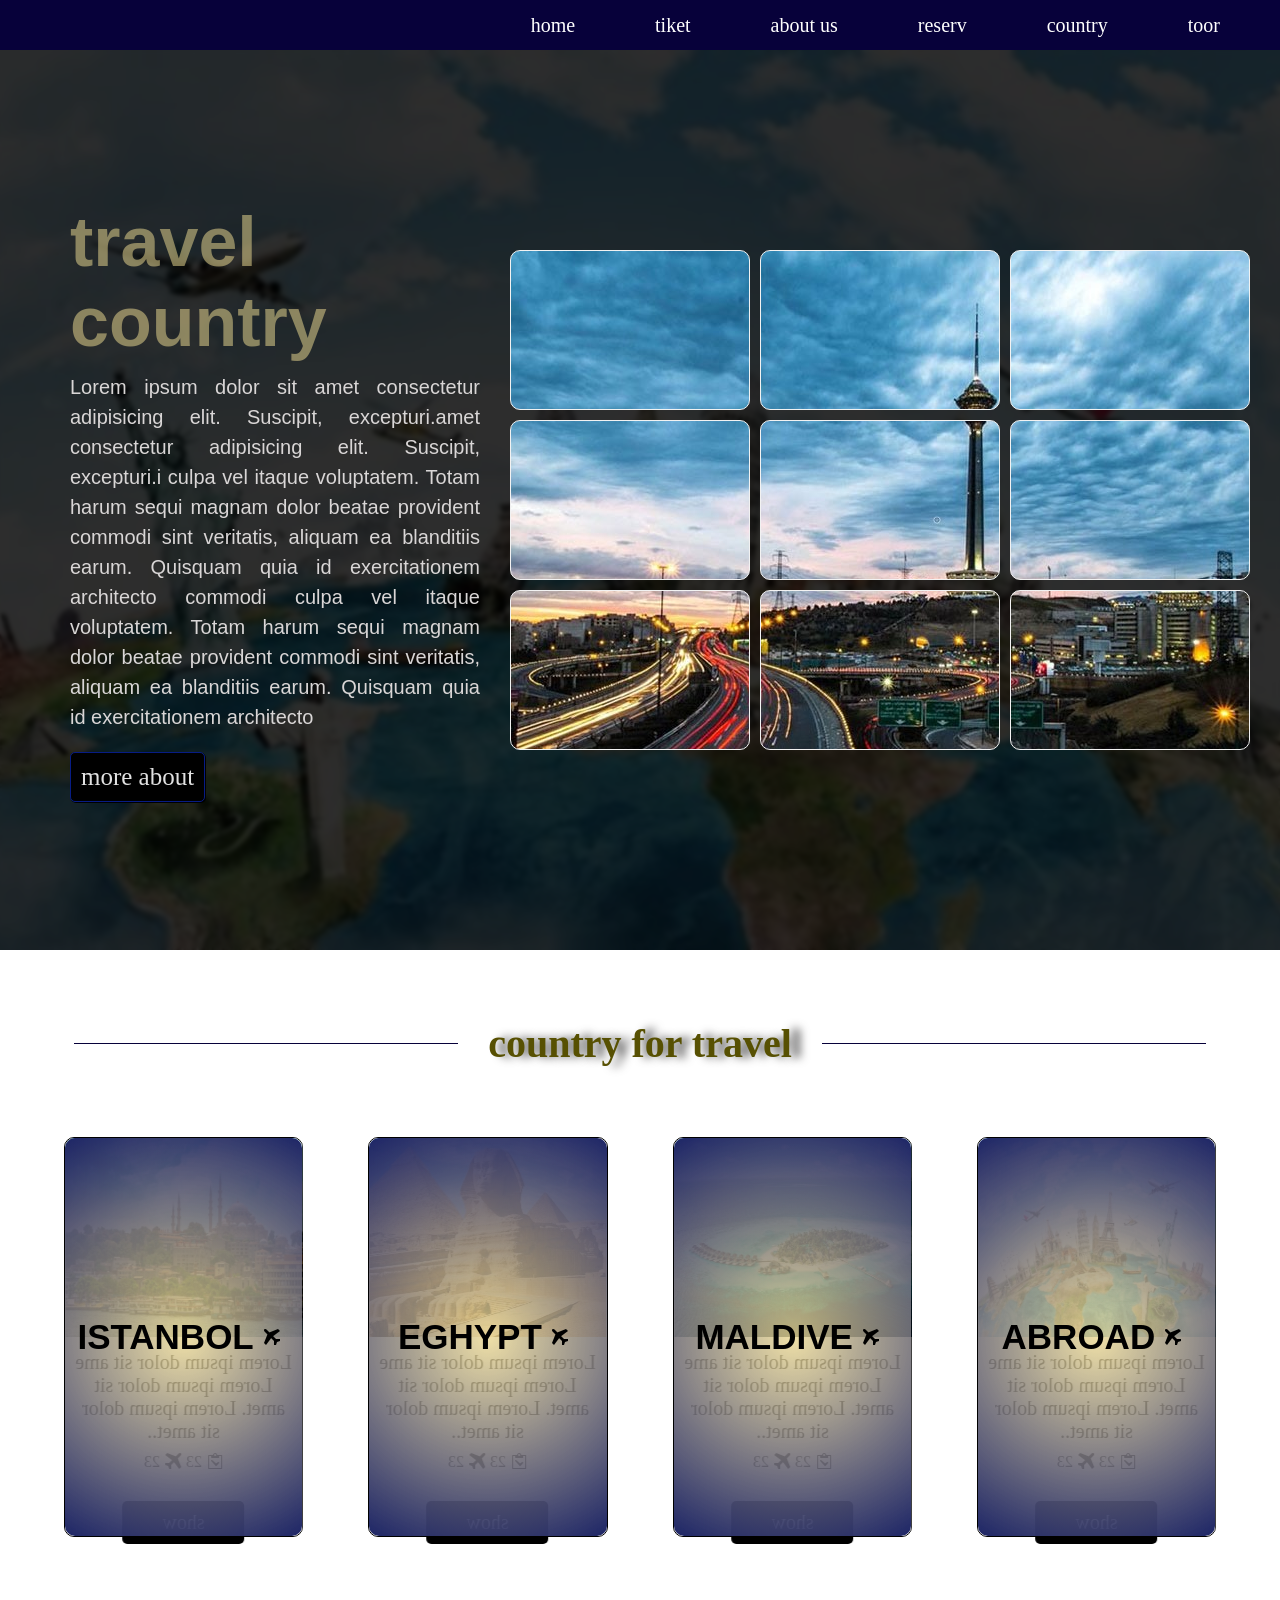
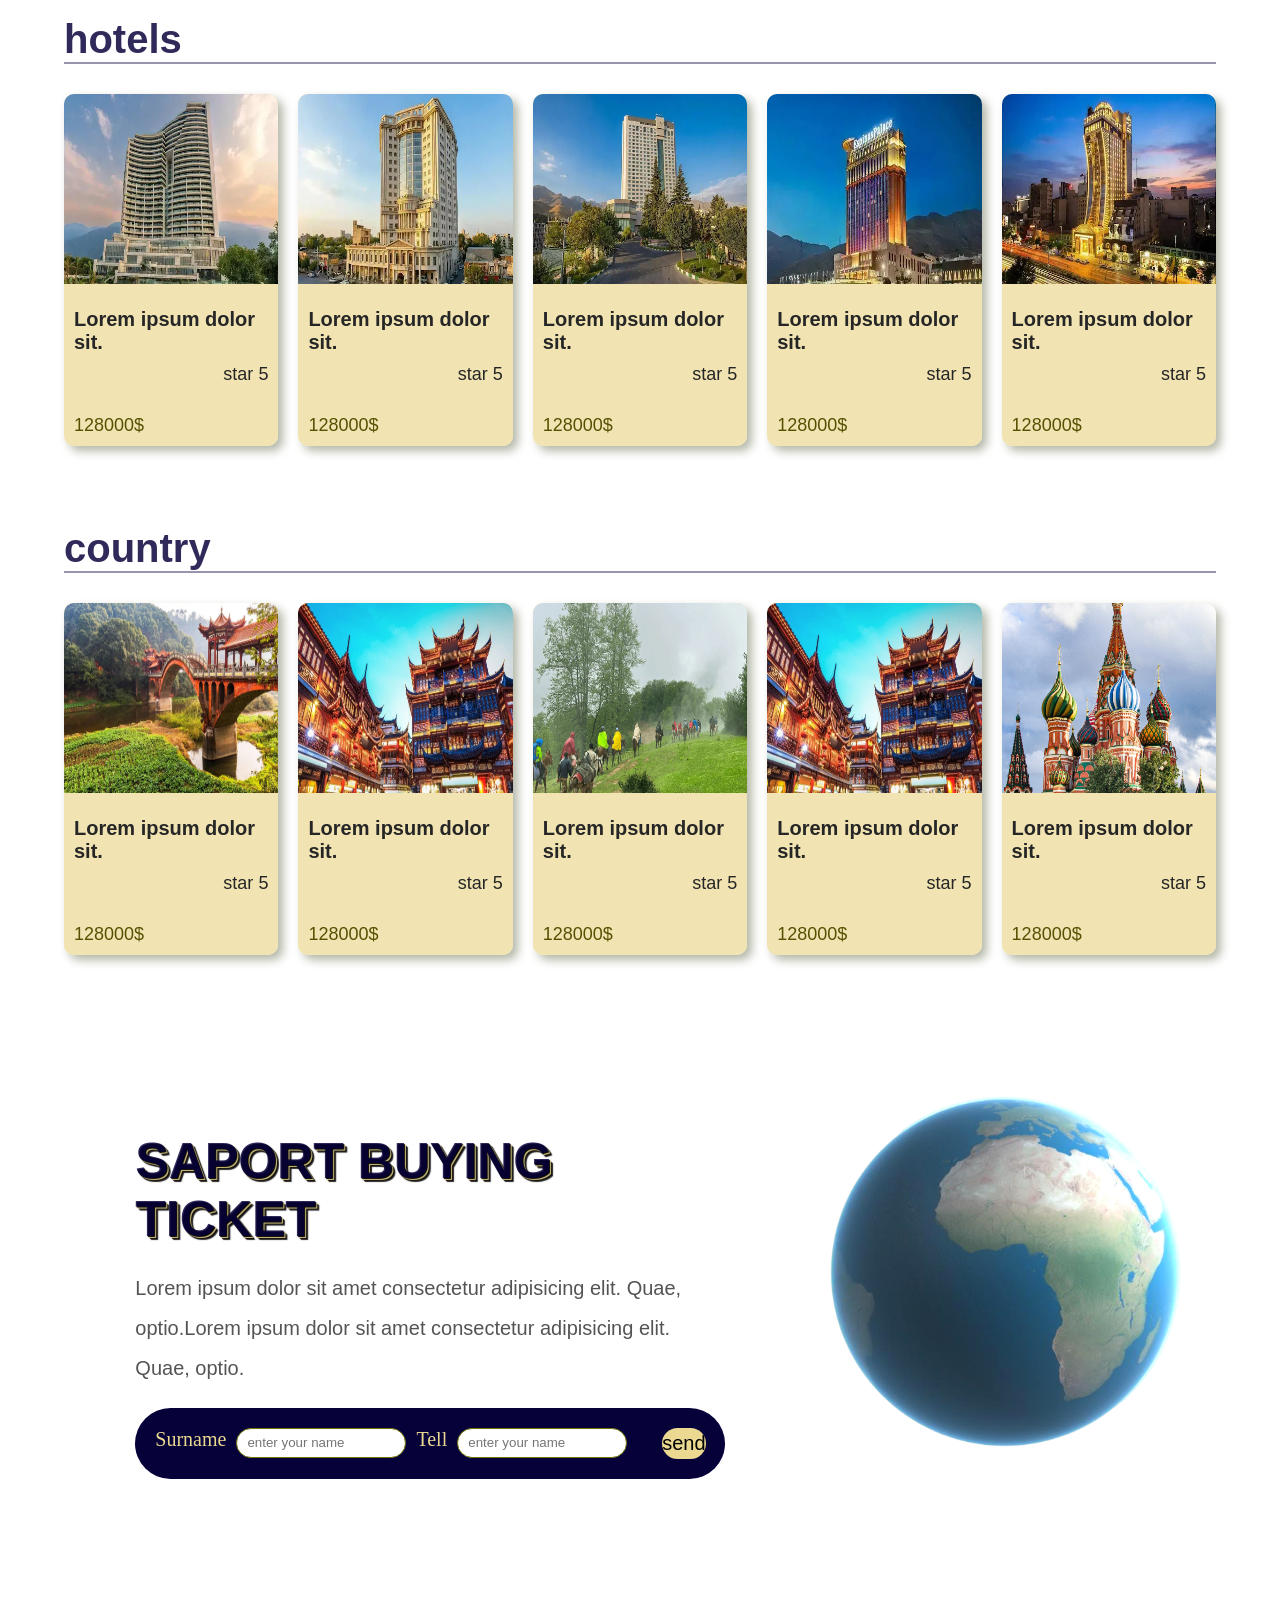
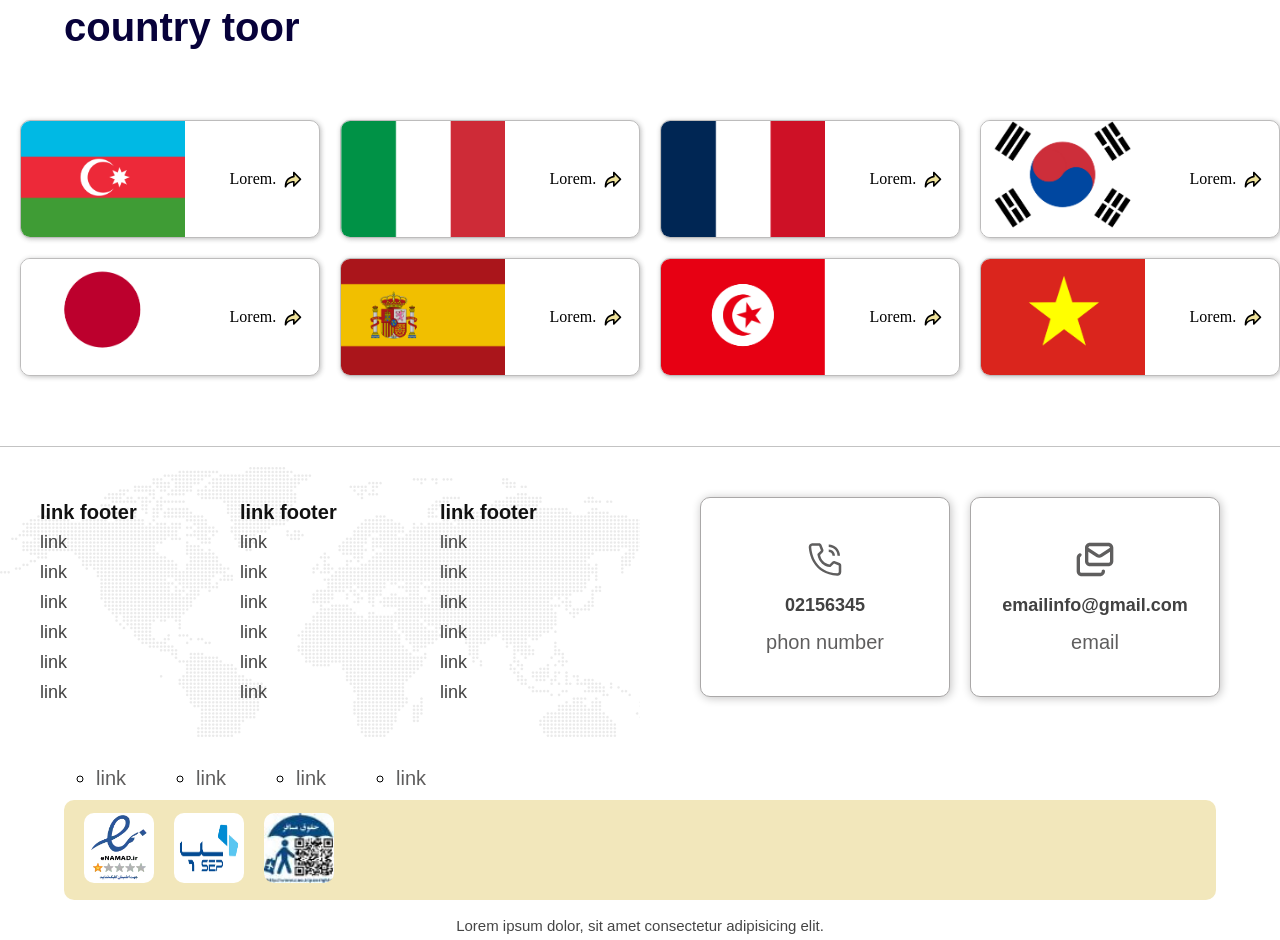
<file: index.html>
<!DOCTYPE html>
<html lang="en">

<head>
    <meta charset="UTF-8">
    <meta name="viewport" content="width=device-width, initial-scale=1.0">
    <title>Document</title>
    <style>
        *, *::before, *::after {
            padding: 0;
            margin: 0;
            box-sizing: border-box;
        }
            body {
                  min-height:100vh;
                  background: #ffffff;
}
.meno{
      display: flex;
      align-items: center;
      justify-content: right;
      width: 100%;
      height: 50px;
      list-style: none;
      /* padding-right: 100px; */
      position: relative;
      padding: 0 20px;
      /* margin-top: 30px; */
      background-color: #07013a;
      z-index: 1000;
      >li{
            
            &:hover{
                  
                  >a{
                        background-color:rgb(242, 240, 240);
                        color: #07013a;
                  }
                  
            
                  >ul{
                        opacity: 1;
                        visibility: visible;
                  }
            
            }
            
            >ul{
                  position: absolute;
                  width: 15%;
                  list-style: none;
                  left: 35%;
                  top: 130%;
                  opacity: 0;
                  visibility: hidden;
                  transition: 1s;
                  border-radius: 5px;
                  background-color: rgb(255, 255, 255);
                  /* box-shadow: 10px 8px 10px rgb(7, 7, 7); */
                  >li{
                        
                        overflow: hidden;
                        padding: 15px 10px;
                        /* box-shadow: 1px 0 5px rgb(79, 79, 79) , -1px 0 5px rgb(52, 52, 52); */
                        /* border-radius: 5px; */
                        transition: 1s;
                        &:hover{
                              background-color: #07013a;
                              >a{
                                    color: white;
                              }
                        }
                        
                        
                        >a{
                              text-decoration: none;
                              color: rgb(10, 10, 10);
                              font-family: Cambria, Cochin, Georgia, Times, 'Times New Roman', serif;
                              font-size: 18px;
                              padding: 10px;
                              transition: 1s;
                              
                              /* background-color: aquamarine; */
                        }

                  }
            }
            >a{
                  text-decoration: none;
                  font-size: 20px;
                  font-family: Cambria, Cochin, Georgia, Times, 'Times New Roman', serif;
                  padding: 20px 40px;
                  /* border: 1px solid rgb(53, 53, 53); */
                  /* background-color: brown; */
                  color: white;
                  transition: 1s;
            }
            
      }
      .mega{
            position: absolute;
            width: 80%;
            left: 7%;
            padding: 20px;
            display: flex;
            gap: 30px;
            z-index: 1000;
            >ul{
                  width: 600px;
                  display: flex;
                  flex-direction: column;
                  gap: 10px;
                  >li{
                        padding: 15px;
                        /* background-color: rgb(27, 26, 26); */
                        box-shadow: 1px 0 5px rgb(52, 52, 52) , -1px 0 5px rgb(52, 52, 52);
                        /* margin: 10px; */
                        border-radius: 5px;
                        >a{
                              text-decoration: none;
                              font-size: 18px;
                        }
                        
                  }
            }
            >p{
                  line-height: 40px;
                  justify-content:center;
                  align-content: center;
            }

            *{
                  color: rgb(6, 6, 6);
                  list-style: none;
            }
      }
}

.section{
      width: 100%;
      background-image: url(imge/bagrand-top.jpg);
      background-size: cover;
      height: 100vh;
      padding: 10px 70px;
      justify-content: baseline;
      
      align-items: center;
      display: flex;
      gap: 30px;
      position: relative;
      z-index: 1;
      background-position: center;
      &::before{
            content: '';
            position: absolute;
            top: 0;
            left: 0;
            width: 100%;
            height: 100%;
            background-color: rgba(0, 0, 0, 0.825);
            z-index: -1;
            backdrop-filter:blur(2px);
      }
      >.text{
            justify-content: center;
            align-items: center;
            align-content: center;
            /* background-color: blueviolet; */
            height: 70%;
            width: 70%;
            >*{
                  margin: 10px 0;
            }
            >h2{
                  font-family: 'Gill Sans', 'Gill Sans MT', Calibri, 'Trebuchet MS', sans-serif;
                  font-size: 70px;
                  color: rgba(235, 216, 145, 0.526);

            }
            >p{
                  font-family: Arial, Helvetica, sans-serif;
                  font-size: 20px;
                  color: rgb(217, 214, 214);
                  line-height: 30px;
                  text-align: justify;
            }
            >button{
                  background-color: rgb(0, 0, 0);
                  color: rgb(225, 225, 225);
                  font-family: none;
                  font-size: 25px;
                  padding: 10px;
                  border: 1px solid rgb(7, 28, 133);
                  box-shadow: 1px 1px black;
                  border-radius: 5px;

            }
      }
      >.grid{
            /* padding: 0 50px; */
            width: 700px;
            height: 500px;
            /* border: 1px solid red; */
            display: grid;
            gap: 10px 10px;
            grid-template-areas: "box1 box2 box3"
                                 "box4 box5 box6"
                                 "box7 box8 box9";
            &:hover{
                    display: grid;
                    gap: 0px 0px;  
                    >div{
                        border-radius: 0px;
                        border: 0px;
                    }

                  }  
            transition: 2s;                         

            >div{
                  border: 1px solid rgb(242, 242, 242);
                  color: rgba(255, 255, 255, 0);
                  width: 240px;
                  height: auto;
                  border-radius: 10px;
                  transition: 1s;
                  &:nth-of-type(1){
                  grid-area: box1;
                  background-image: url(imge/11.jpg);
                  }
                  &:nth-of-type(2){
                  grid-area: box2;
                  background-image: url(imge/112.jpg);
                  }
                  &:nth-of-type(3){
                  grid-area: box3;
                  background-image: url(imge/113.jpg);
                  }
                  &:nth-of-type(4){
                  grid-area: box4;
                  background-image: url(imge/114.jpg);
                  }
                  &:nth-of-type(5){
                  grid-area: box5;
                  background-image:url(imge/12.jpg);
                  }
                  &:nth-of-type(6){
                  grid-area: box6;
                  background-image: url(imge/115.jpg);
                  }
                  &:nth-of-type(7){
                  grid-area: box7;
                  background-image: url(imge/116.jpg);
                  }
                  &:nth-of-type(8){
                  grid-area: box8;
                  background-image: url(imge/117.jpg);
                  }
                  &:nth-of-type(9){
                  grid-area: box9;
                  background-image: url(imge/118.jpg);
                  }
            }
            

      }
}
.sec{
      display: flex;
      margin: 10px auto;
      width: 90%;
      /* background-color: #07013a; */
      justify-content: center;
      gap: 65px;
}
/* /////box 3d//// */
.box{
      width: 270px;
      height: 400px;
      background-color: rgb(255, 255, 255);
      border: 1px solid black;
      transform-style: preserve-3d;
      position: relative;
      left: 0;
      top: 0;
      transition: 2s;
      border-radius: 10PX;
      margin-bottom: 50px;
      &::after{
            content: '';      
            display: flex;
            width: 10PX;
            height: 100%;
            background-color: black;
            position: absolute;
            top: 0;
            left: 0;
            border-radius: 10PX;
            transform: rotateY(-90deg);
            transform-origin: left;
            background-image: repeating-linear-gradient(to right,rgb(63, 63, 63) 2%, white 1%, );
      }
      &:hover{
            transform:perspective(400px) rotateY(180deg) ;
      }
      >figure{
            position: absolute;
            left: 0;
            top: 0;
            width: 100%;
            height: 100%;
            background: white;
            border-radius: 10PX;
            
            >h1{
                  font-family: 'Lucida Sans', 'Lucida Sans Regular', 'Lucida Grande', 'Lucida Sans Unicode', Geneva, Verdana, sans-serif;
                  font-size: 35px;
                  text-transform: uppercase;
                  
                  
            }
            .icons{
                  display: flex;
                  gap: 5px;
                  justify-content: center;
                  text-align: center;
                  padding: 10px;
            }
            >img{
                  width: 100%;
                  height: 50%;
                  border-radius: 10px 10px 0 0;
            }
            >p{
                  color: black;
                  font-family: none;
                  font-size: 20px;
                  justify-content: center;
                  text-align: center;
                  padding:  10px 10px 0 10px;
            }
            >button{
                  background-color: black;
                  border: 0px solid;
                  border-radius: 5px;
                  padding: 10px 40px;
                  display: block;
                  margin: 0 auto;
                  margin-top: 20px;
                  >a{
                        color: white;
                        font-family: none;
                        font-size: 20px;
                        text-decoration: none;
                  }
            }
            &:nth-of-type(1){
                  transform: scaleX(-1);

            }
            &:nth-of-type(2){
                  transform: scaleX(1) translateZ(10px);
                  background: #ebd891;
background: radial-gradient(circle, rgba(235, 216, 145, 0.8) 0%, rgba(29, 37, 102, 1) 100%);
                  display: flex;
                  align-items: center;
                  justify-content: center;

            }
      }

}
.h{
      width: 100%;
      display: flex;
      justify-content: center;
      align-items: center;
      padding: 10px 0;
      margin: 50px 0px;
      >div{
            width:30%;
            height: 1px;
            background-color: #07013a;
      }
      >h1{
            font-family: none;
            font-size: 40px;
            color: #575002;
            padding: 10px 30px;
            text-shadow: 10px 0 10px rgb(70, 69, 69);

      }
}
.hotel{
      display: flex;
      width: 90%;
      margin: 20px auto;
      height: auto;
      justify-content: center;
      align-items: center;
      gap: 20px;
      padding-bottom: 50px;
      /* background-color: #575002; */
      >div{
            width: 20%;
            height: auto;
            background-color: #ebd891b1;
            display: flex;
            flex-wrap: wrap;
            gap: 20px;
            border-radius: 10px;
            box-shadow: 5px 5px 10px rgba(94, 103, 70, 0.475);
            transition: 2s;
            &:hover{
                  transform: scaleY(1.01);
                  >figure{
                        &::before{
                              opacity: 1;
                        }
                        line-height: 0;
                        >.rotitr{
                              >span{
                                    opacity: 1;
                                    z-index: 2;
                              }
                        }
                  }
            }
            >figure{
                  position: relative;
                  /* transition: 3s; */
                  &::before{
                       content: '';
                       position: absolute;
                       top: 0;
                       left: 0;
                       width: 100%;
                       height: 100%;
                       background: #ebd891;
background: radial-gradient(circle, rgba(235, 216, 145, 0.526) 0%, rgba(8, 12, 44, 0.433) 100%);
                       z-index: 1;
                       backdrop-filter:blur(2px);
                       border-radius: 10px 10px 0 0;
                       opacity: 0;
                       transition: 1s;
                       
                        }
                  >img{
                        width: 100%;
                        height: 190PX;
                        background-size: cover;
                        border-radius: 10px 10px 0 0;
                        
                  }
            
                  
            }
            >figcaption{
                  /* padding: 10px; */
                  width: 100%;
                  padding: 0 10px;
                        >h1{
                              font-family: 'Gill Sans', 'Gill Sans MT', Calibri, 'Trebuchet MS', sans-serif;
                              font-size: 20px;
                              /* color: rgb(38, 38, 38); */
                        }
                        *{
                            font-family: 'Gill Sans', 'Gill Sans MT', Calibri, 'Trebuchet MS', sans-serif;
                              /* font-size: 20px; */
                              color: rgb(38, 38, 38);  
                        }
                        >span{
                              font-size: 18px;
                              display: block;
                              direction: rtl;
                              padding-top: 10px;
                        }
            } 
            >div{
                  >span{
                        font-family: 'Gill Sans', 'Gill Sans MT', Calibri, 'Trebuchet MS', sans-serif;
                        font-size: 18px;
                        color: #575002;
                        display: block;
                        padding: 10px;
                  }
            }     

      }

}
.h1_section{
      width: 90%;
      margin: 30px auto;
      >div{
            width: 100%;
            height: 2px;
            background-color: #07013a6a;
      }
      
      >h1{
            font-family: 'Gill Sans', 'Gill Sans MT', Calibri, 'Trebuchet MS', sans-serif;
            color: #07013ad6;
            font-size: 40px;
            direction: ltr;
      }
}
.rotitr{
      width: 100%;
      height: auto;
      display: flex;
      justify-content: center;
      align-items: center;
      background-color: #07013a;
      /* margin-top: -50px; */
      
      >span{
            margin-top: -180px;
            font-size: 25px;
            color: rgba(232, 232, 229, 0.699);
            font-family: 'Franklin Gothic Medium', 'Arial Narrow', Arial, sans-serif;
            opacity: 0;
            transition: 2s;

      }

}
.saport{
      width: 100%;
      height: 300px;
      margin: 150px 0px;
      display: flex;
      justify-content: space-evenly;
      align-items: center;
      >div{
            display: flex;
            flex-flow: column;
            gap: 20px;
            /* background-color: #07013a; */
            &:nth-of-type(1){ 
                  width: 50%;
                  height: auto;
                  padding-left: 50px;
                  /* background-color: #ebd891; */
                  >h1{
                        font-family: 'Gill Sans', 'Gill Sans MT', Calibri, 'Trebuchet MS', sans-serif;
                        font-size: 50px;
                        color: #07013ad3;
                        text-transform: uppercase;
                        transition: 2s;
                        text-shadow: 1px 1px 1px black, 2px 2px 1px #ebd891, 3px 3px 1px black,4px 4px 1px rgb(48, 47, 47);
                        &:hover{
                              text-shadow: 0px 0px 0px ;
                        }
                  }
                  >p{
                        font-family: 'Gill Sans', 'Gill Sans MT', Calibri, 'Trebuchet MS', sans-serif;
                        font-size: 20px;
                        color: #060606af;
                        justify-content: center;
                        align-items: center;
                        line-height: 40px;
                        
                  }
                  >form{
                        background-color: #07013a;
                        padding: 20px;
                        border-radius: 50px;
                        display: flex;
                        gap: 10px;
                        
                        >label{
                              font-size: 20px;
                              font-family: none;
                              color: #ebd891;
                              text-transform: capitalize;
                        }
                        >input{
                              border-radius: 50px;
                              border: 1px solid rgb(113, 115, 5);
                              width: 170px;
                              height: 30px;
                              outline: none;
                              padding-left: 10px;
                        }

                        .button{
                              margin-left: 25px;
                              font-family: 'Gill Sans', 'Gill Sans MT', Calibri, 'Trebuchet MS', sans-serif;
                              font-size: 20px;
                              height: 31px;
                              border: 0px;
                              background-color: #ebd891;
                              padding-left: 0px;
                              
                        }
                        
                  }

            }
            &:nth-of-type(2){
                  width: 30%;
                  position: relative;
                  overflow: hidden;
                  height: 430px;
                  
                  >figure{
                              overflow: hidden;
                        >img{
                              &:nth-of-type(1){
                              width: 95%;
                              height: auto;
                              justify-content: center;
                              align-items: center;
                              position: absolute;
                              top: 0;
                              left: 3%;
                        
                        }
                        &:nth-of-type(2){
                              width: 70%;
                              position: absolute;
                              justify-content: center;
                              align-items: center;
                              top: 30%;
                              left: 5%;
                              z-index: 1000;
                              transition-duration: 3s;
                              transform: translateX(-350px);
                              animation: anime1 10s linear infinite;
                              
                          }
                        }

                  }
                        

            }
      }
}
@keyframes anime1{
      to{
            transform: translateX(700px);
      }
}
.footer_1{
      width: 100%;
      display: flex;
      border-top: 1px solid rgba(170, 170, 170, 0.697);
      padding: 20px 0;
      >div{
            display: flex;
            width: 50%;
            height: auto;
            /* background-color: #575002; */
            padding: 30px 0;
            &:nth-of-type(2){
                  width: 50%;
                  /* background-color: #a5d535; */
                  display: flex;
                  gap: 20px;
                  justify-content: center;
                  >div{
                        background-color: white;
                        box-shadow: 1px 1px 10px rgb(193, 192, 192);
                        border: 1px solid rgb(170, 168, 168);
                        border-radius: 10px;
                        display: flex;
                        justify-content: center;
                        align-items: center;
                        text-align: center;
                        flex-flow: column;
                        gap: 15px;
                        >span{
                              font-family: 'Gill Sans', 'Gill Sans MT', Calibri, 'Trebuchet MS', sans-serif;
                              font-size: 20px;
                              color: rgb(95, 94, 94);
                        }
                        .icon{
                              font-size: 40px;

                        }
                        >h5{
                              font-size: 18px;
                              color: rgb(66, 66, 66);
                              font-family: 'Gill Sans', 'Gill Sans MT', Calibri, 'Trebuchet MS', sans-serif;
                        }
                        
                        &:nth-of-type(1){
                        width: 250px;
                        height: 200px;
                        /* background-color: #07013a; */

                        }
                        &:nth-of-type(2){
                        width: 250px;
                        height: 200px;
                        /* background-color: #252432; */

                        }
                  }

            }
            &:nth-of-type(1){
                  display: flex;
                  justify-content: center;
                  align-items: center;
                  background-image: url(imge/footer-bg.png);
                  padding-left: 40px;
                  >ul{
                        width: 200px;
                        list-style: none;
                        /* background-color: #f1f1f3; */
                        justify-content: center;
                        line-height: 30px;
                        
                        >h5{
                              font-family: 'Gill Sans', 'Gill Sans MT', Calibri, 'Trebuchet MS', sans-serif;
                              font-size: 20px;
                              color: rgb(17, 17, 17);

                        }

                        >li{
                              font-family: 'Gill Sans', 'Gill Sans MT', Calibri, 'Trebuchet MS', sans-serif;
                              font-size: 18px;
                              color: rgb(66, 66, 66);
                        }
                  }

            }
      }

}
.link{
      width: 85%;
      /* background-color: #07013a; */
      margin: 10px auto;
      >ul{
            display: flex;
            gap: 70px;
            list-style: circle;
            >li{
                  font-family: 'Gill Sans', 'Gill Sans MT', Calibri, 'Trebuchet MS', sans-serif;
                  font-size: 20px;
                  >a{
                        text-decoration: none;
                        color: rgb(95, 94, 94);

                  }
            }
      }
}
.box_footer{
      width: 90%;
      height: 100px;
      background-color: #ebd8919e;
      margin: 10px auto;
      border-radius: 10px;
      >figure{
            width: 100%;
            height: 90px;
            /* background-color: #07013a; */
            display: flex;
            align-items: center;
            gap: 20px;
            padding-left: 20px;
            padding-top: 5px;
            
            >img{ 
                  background-color: #ffffff;
                  border-radius: 10px;
                  width: 70px;
                  height: 70px;

            }
      }
}
.securet{
      width: 100%;
      height: 30px;
      display: flex;
      justify-content: center;
      align-items: center;

      >p{
            font-family: 'Gill Sans', 'Gill Sans MT', Calibri, 'Trebuchet MS', sans-serif;
            color: rgb(69, 69, 69);
            font-size: 15px;

      }
}
.country{
      width: 1300px;
      height: auto;
      display: flex;
      flex-wrap: wrap;
      /* background-color: #07013a; */
      margin: 70px auto;
      gap: 20px;
      justify-content: center;
      >div{
            width: 300px;
            height: 118px;
            /* background-color: #07013a; */
            border: 1px solid rgba(141, 139, 139, 0.577);
            box-shadow: 1px 1px 5px rgba(47, 47, 47, 0.316);
            border-radius: 10px;
            overflow: hidden;
            display: flex;
            justify-content: center;
            align-items: center;
            position: relative;
            >figure{
                  width: 100%;
                  height: auto;
                  
                  >img{
                        width: 55%;
                        
                  }

            }
            >span{
                  color: black;
                  display: block;
                  position: absolute;
                  left: 70%;
                  
            }
            .icon{
             position: absolute;
             left: 88%;
             font-size: 20px;
            }



      }
}
.titre_country{
      width: 90%;
      margin: 5px auto;
      >h3{
            font-family: 'Gill Sans', 'Gill Sans MT', Calibri, 'Trebuchet MS', sans-serif;
            font-size: 40px;
            color: #07013a;
      }

}
    </style>
</head>
<header>
      <ul class="meno">
            <li><a href="">home</a>
            <ul class="meno1">
                  <li><a href="">about travel</a></li>
                  <li><a href="">ticket</a></li>
                  <li><a href="">buy ticket</a></li>
                  <li><a href="">toor</a></li>
            </ul>
            
            
            </li>
            <li><a href="">tiket</a></li>
            <li><a href="">about us</a></li>
            <li><a href="">reserv</a></li>
            <li><a href="">country</a>
            <ul class="mega">
                  <ul>
                        <li><a href="">hiro</a></li>
                        <li><a href="">hiro</a></li>
                        <li><a href="">hiro</a></li>
                        <li><a href="">hiro</a></li>
                        <li><a href="">hiro</a></li>
                  </ul>
                  <ul>
                        <li><a href="">hiro</a></li>
                        <li><a href="">hiro</a></li>
                        <li><a href="">hiro</a></li>
                        <li><a href="">hiro</a></li>
                        <li><a href="">hiro</a></li>
                  </ul>
                  <p>Lorem ipsum, dolor sit amet consectetur adipisicing elit. Omnis aperiam vitae atque ab quo commodi culpa vel itaque voluptatem. Totam harum sequi magnam dolor beatae provident commodi sint veritatis, aliquam ea blanditiis earum. Quisquam quia id exercitationem architecto commodi culpa vel itaque voluptatem. Totam harum sequi magnam dolor beatae provident commodi sint veritatis, aliquam ea blanditiis earum. Quisquam quia id exercitationem architecto</p>

            </ul>
            
            </li>
            <li><a href="">toor</a></li>
      </ul>
       
</header>
      <div class="section">
            <div class="text">
                  <h2>travel country</h2>
                  <p>Lorem ipsum dolor sit amet consectetur adipisicing elit. Suscipit, excepturi.amet consectetur adipisicing elit. Suscipit, excepturi.i culpa vel itaque voluptatem. Totam harum sequi magnam dolor beatae provident commodi sint veritatis, aliquam ea blanditiis earum. Quisquam quia id exercitationem architecto commodi culpa vel itaque voluptatem. Totam harum sequi magnam dolor beatae provident commodi sint veritatis, aliquam ea blanditiis earum. Quisquam quia id exercitationem architecto</p>
                  <button><a>more about</a></button>
            </div>
            <div class="grid">
                  <div>1</div>
                  <div>2</div>
                  <div>3</div>
                  <div>4</div>
                  <div>5</div>
                  <div>6</div>
                  <div>7</div>
                  <div>8</div>
                  <div>9</div>
            </div>
            
      </div>
      <link rel="stylesheet" href="font/style.css">
      <div class="h">
            <div></div>
            <h1>country for travel</h1>
            <div></div>
      </div>
      <div class="sec">
       <div class="box">
      <figure>
            <img src="imge/images.jpg" alt="akc">
            <p>Lorem ipsum dolor sit ame Lorem ipsum dolor sit amet. Lorem ipsum dolor sit amet..</p>
            <div class="icons">
                  <span class="icon-clipboard"></span>
                  <span>23</span>
                  <span class="icon-airplane"></span>
                  <span>23</span>
            </div>
            <button><a href="">show</a></button>
      </figure>
      <figure>
            <!-- <img src="IMGE/desert-tour.jpg" alt="aks"> -->
            <h1>istanbol</h1>
            <div class="icons">
                  <span class="icon-airplane"></span>
            </div>
            <!-- <button><a href="">show</a></button> -->
      </figure>
</div>

<div class="box">
      <figure>
            <img src="imge/eghypt.jpg" alt="akc">
            <p>Lorem ipsum dolor sit ame Lorem ipsum dolor sit amet. Lorem ipsum dolor sit amet..</p>
            <div class="icons">
                  <span class="icon-clipboard"></span>
                  <span>23</span>
                  <span class="icon-airplane"></span>
                  <span>23</span>
            </div>
            <button><a href="">show</a></button>
      </figure>
      <figure>
            <!-- <img src="IMGE/desert-tour.jpg" alt="aks"> -->
            <h1>eghypt</h1>
            <div class="icons">
                  <span class="icon-airplane"></span>
            </div>
            <!-- <button><a href="">show</a></button> -->
      </figure>
</div>
<div class="box">
      <figure>
            <img src="imge/maldive.jpg" alt="akc">
            <p>Lorem ipsum dolor sit ame Lorem ipsum dolor sit amet. Lorem ipsum dolor sit amet..</p>
            <div class="icons">
                  <span class="icon-clipboard"></span>
                  <span>23</span>
                  <span class="icon-airplane"></span>
                  <span>23</span>
            </div>
            <button><a href="">show</a></button>
      </figure>
      <figure>
            <!-- <img src="IMGE/desert-tour.jpg" alt="aks"> -->
            <h1>maldive</h1>
            <div class="icons">
                  <span class="icon-airplane"></span>
            </div>
            <!-- <button><a href="">show</a></button> -->
      </figure>
</div>
<div class="box">
      <figure>
            <img src="imge/bagrand-top.jpg" alt="akc">
            <p>Lorem ipsum dolor sit ame Lorem ipsum dolor sit amet. Lorem ipsum dolor sit amet..</p>
            <div class="icons">
                  <span class="icon-clipboard"></span>
                  <span>23</span>
                  <span class="icon-airplane"></span>
                  <span>23</span>
            </div>
            <button><a href="">show</a></button>
      </figure>
      <figure>
            <!-- <img src="IMGE/desert-tour.jpg" alt="aks"> -->
            <h1>abroad</h1>
            <div class="icons">
                  <span class="icon-airplane"></span>
            </div>
            <!-- <button><a href="">show</a></button> -->
      </figure>
</div>
</div>
<div class="h1_section">
      <h1>hotels</h1>
      <div></div>
</div>
<div class="hotel">
      <div>
            <figure><img src="imge/hotel1.webp" alt=""><div class="rotitr"><span>motelgho</span></div></figure>
            <figcaption><h1>Lorem ipsum dolor sit.</h1><span>5 star</span></figcaption>
            <div><span>128000$</span></div>
      </div>
      <div>
            <figure><img src="imge/hotel2.webp" alt=""><div class="rotitr"><span>motelgho</span></div></figure>
            <figcaption><h1>Lorem ipsum dolor sit.</h1><span>5 star</span></figcaption>
            <div><span>128000$</span></div>
      </div>
      <div>
            <figure><img src="imge/hotel3.webp" alt=""><div class="rotitr"><span>motelgho</span></div></figure>
            <figcaption><h1>Lorem ipsum dolor sit.</h1><span>5 star</span></figcaption>
            <div><span>128000$</span></div>
      </div>
      <div>
            <figure><img src="imge/hotel5.webp" alt=""><div class="rotitr"><span>motelgho</span></div></figure>
            <figcaption><h1>Lorem ipsum dolor sit.</h1><span>5 star</span></figcaption>
            <div><span>128000$</span></div>
      </div>
      <div>
            <figure><img src="imge/hotel6.webp" alt=""><div class="rotitr"><span>motelgho</span></div></figure>
            <figcaption><h1>Lorem ipsum dolor sit.</h1><span>5 star</span></figcaption>
            <div><span>128000$</span></div>
      </div>

</div>
<!-- ////SECTION  -->
 <div class="h1_section">
      <h1>country</h1>
      <div></div>
</div>
<div class="hotel">
      <div>
            <figure><img src="imge/ROOS.jpg" alt=""><div class="rotitr"><span>motelgho</span></div></figure>
            <figcaption><h1>Lorem ipsum dolor sit.</h1><span>5 star</span></figcaption>
            <div><span>128000$</span></div>
      </div>
      <div>
            <figure><img src="imge/ROOS1.jpg" alt=""><div class="rotitr"><span>motelgho</span></div></figure>
            <figcaption><h1>Lorem ipsum dolor sit.</h1><span>5 star</span></figcaption>
            <div><span>128000$</span></div>
      </div>
      <div>
            <figure><img src="imge/ROOS3.png" alt=""><div class="rotitr"><span>motelgho</span></div></figure>
            <figcaption><h1>Lorem ipsum dolor sit.</h1><span>5 star</span></figcaption>
            <div><span>128000$</span></div>
      </div>
      <div>
            <figure><img src="imge/ROOS4.jpg" alt=""><div class="rotitr"><span>motelgho</span></div></figure>
            <figcaption><h1>Lorem ipsum dolor sit.</h1><span>5 star</span></figcaption>
            <div><span>128000$</span></div>
      </div>
      <div>
            <figure><img src="imge/ROOS6.jpg" alt=""><div class="rotitr"><span>motelgho</span></div></figure>
            <figcaption><h1>Lorem ipsum dolor sit.</h1><span>5 star</span></figcaption>
            <div><span>128000$</span></div>
      </div>

</div>
<div class="saport">
      <div>
            <h1>saport buying ticket</h1>
            <p>Lorem ipsum dolor sit amet consectetur adipisicing elit. Quae, optio.Lorem ipsum dolor sit amet consectetur adipisicing elit. Quae, optio.</p>
            <form action="">
                  <label for="surname" id="surname">surname</label>
                  <input type="text" placeholder="enter your name">
                  <label for="tell" id="tell">tell</label>
                  <input type="tel" placeholder="enter your name">
                  <input type="submit" value="send" class="button">
            </form>
            

      </div>
      <div>
            <figure>
                  <img src="imge/166.png" alt="">
                  <img src="imge/167.png" alt="">
            </figure>

      </div>
      
</div>
<div class="titre_country">
      <h3>country toor</h3>
</div>
<link rel="stylesheet" href="font3/style.css">
<div class="country">
      
      <div>
            <figure>
                  <img src="imge/s1.png" alt="">
                   
            </figure>
            <span>Lorem.</span>
            <span class="icon">➡</span>
      </div>
      <div>
            <figure>
                  <img src="imge/s2.png" alt="">
                  
                  
            </figure>
             <span>Lorem.</span>
             <span class="icon">➡</span>
      </div>
      <div>
            <figure>
                  <img src="imge/s3.png" alt="">
                  
                  
            </figure>
             <span>Lorem.</span>
             <span class="icon">➡</span>
      </div>
      <div>
            <figure>
                  <img src="imge/s4.png" alt="">
                  
                  
            </figure>
             <span>Lorem.</span>
             <span class="icon">➡</span>
      </div>
      <div>
            <figure>
                  <img src="imge/s5.png" alt="">
                  
                  
            </figure>
             <span>Lorem.</span>
             <span class="icon">➡</span>
      </div>
      <div>
            <figure>
                  <img src="imge/s6.png" alt="">
                  
                  
            </figure>
             <span>Lorem.</span>
             <span class="icon">➡</span>
      </div>
      <div>
            <figure>
                  <img src="imge/s9.png" alt="">
                  
                  
            </figure>
             <span>Lorem.</span>
             <span class="icon">➡</span>
      </div>
      <div>
            <figure>
                  <img src="imge/s8.png" alt="">
                  
                  
            </figure>
             <span>Lorem.</span>
             <span class="icon">➡</span>
      </div>
</div>
<link rel="stylesheet" href="font2/font/style.css">
<footer>
      <div class="footer_1">
      <div>
            <ul class="footer">
                  <h5>link footer</h5>
                  <li>link</li>
                  <li>link</li>
                  <li>link</li>
                  <li>link</li>
                  <li>link</li>
                  <li>link</li>
            </ul>
            <ul class="footer">
                  <h5>link footer</h5>
                  <li>link</li>
                  <li>link</li>
                  <li>link</li>
                  <li>link</li>
                  <li>link</li>
                  <li>link</li>
            </ul>
            <ul class="footer">
                  <h5>link footer</h5>
                  <li>link</li>
                  <li>link</li>
                  <li>link</li>
                  <li>link</li>
                  <li>link</li>
                  <li>link</li>
            </ul>
      </div>
      <div>
            <div>
                  <span class="icon"></span>
                  <h5>02156345</h5>
                  <span class="text">phon number</span>
            </div>
            <div>
                  <span class="icon"></span>
                  <h5>emailinfo@gmail.com</h5>
                  <span class="text">email</span>
            </div>
      </div>
      </div>
      <section class="link">
            <ul>
                  <li><a href="">link</a></li>
                  <li><a href="">link</a></li>
                  <li><a href="">link</a></li>
                  <li><a href="">link</a></li>
            </ul>
      </section>
      <div class="box_footer">
            <figure>
                  <img src="imge/551.webp" alt="">
                  <img src="imge/552.webp" alt="">
                  <img src="imge/553.webp" alt="">
            </figure>
      </div>
      <div class="securet"><p>Lorem ipsum dolor, sit amet consectetur adipisicing elit.</p></div>

</footer>

<body>

</body>

</html>
</file>
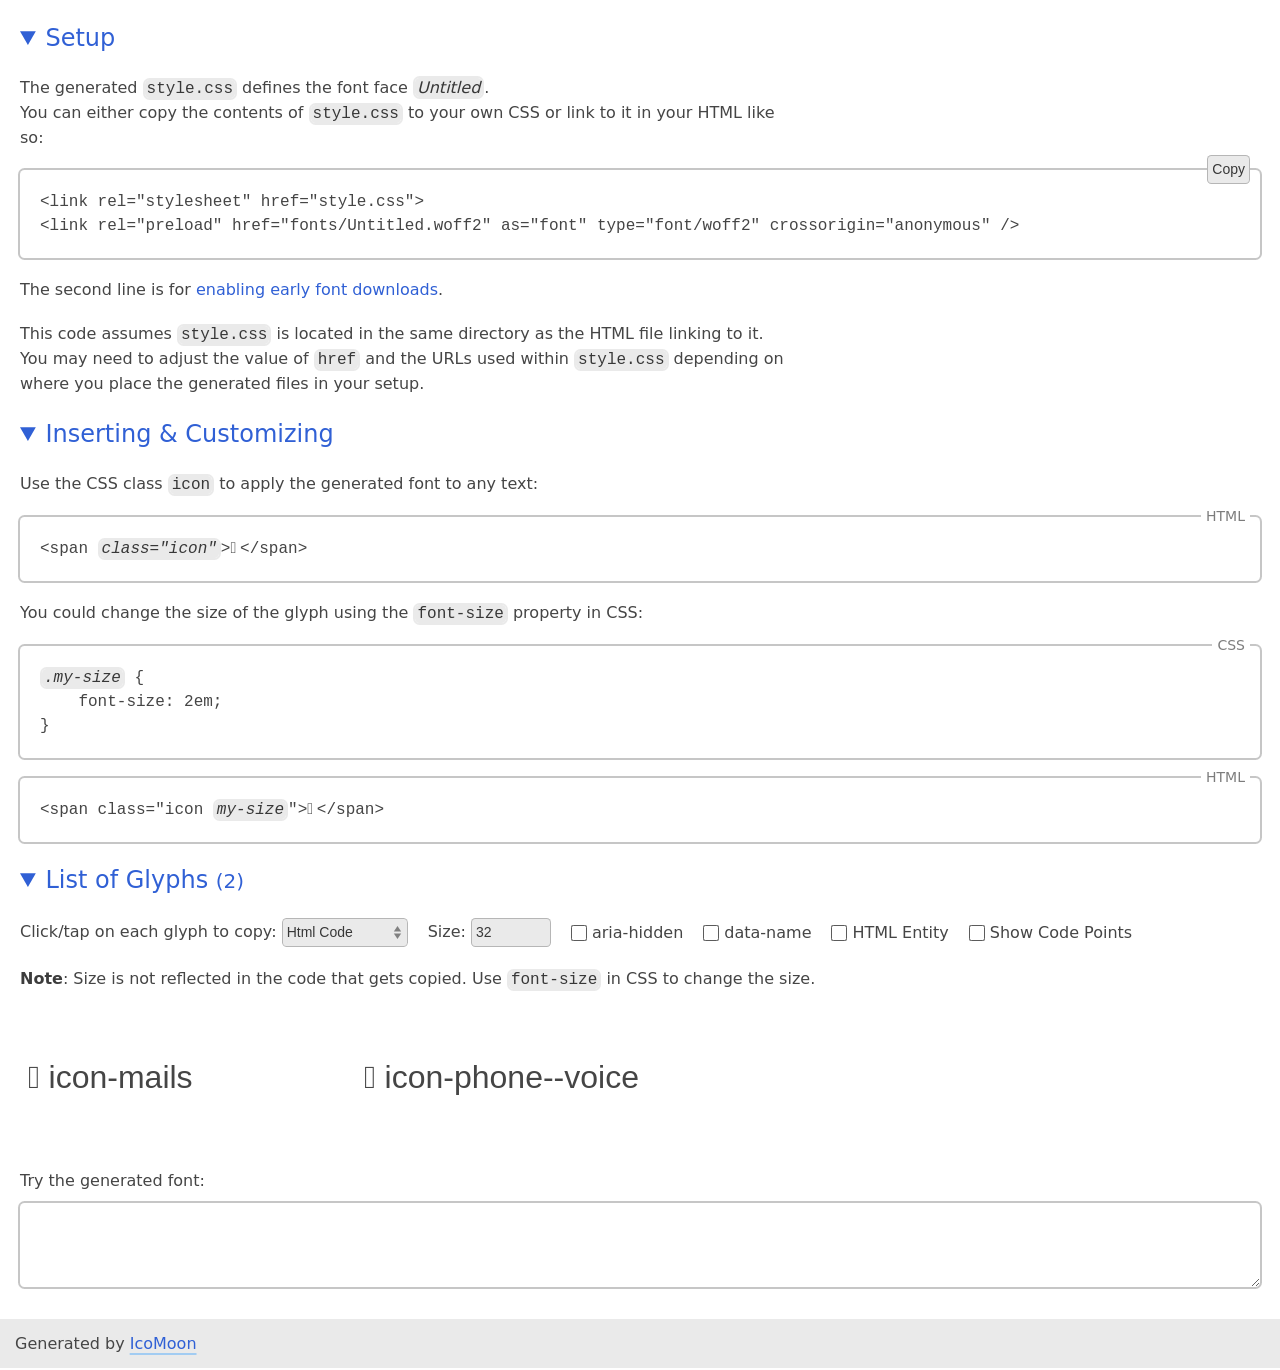
<file: font/demo.html>
<!doctype html>
<html lang="en">
<head>
    <title>Font Demo &amp; Reference</title>
    <meta charset="utf-8">
    <meta name="viewport" content="width=device-width, initial-scale=1">
    <meta name="description" content="">
    <link rel="stylesheet" href="style.css">
    <link rel="preload" href="fonts/Untitled.woff2" as="font" type="font/woff2" crossorigin="anonymous" />
    <!-- The following CSS is not required for using generated glyphs. -->
    <style>::selection{color:var(--off7);background:var(--blue2)}a{color:var(--blue0);text-decoration:none}a:active{color:var(--off7)}@media (hover){a:hover{color:var(--off7)}}.decoratedLinks a{text-decoration:underline;text-decoration-thickness:2px;text-decoration-skip-ink:none;text-decoration-color:var(--color, var(--blue2));text-underline-offset:4px;transition:text-decoration .3s,text-decoration-color .5s,text-underline-offset .3s,color .2s}.decoratedLinks a:hover{--color: var(--off5);text-underline-offset:6px}.decoratedLinks ._noLine,.undecoratedLinks a{text-decoration:none}.decoratedLinks a:focus-visible{text-decoration:none}@keyframes focusRingAnimation{0%{outline-width:4px}}:root,:root.light{color-scheme:light;background:var(--on2);color:var(--fg);font-family:ui-sans-serif,system-ui,-apple-system,sans-serif;font-size:16px;line-height:1.5;--bg: #eaeaea;--fg: #454545;--red-rgb: 215, 0, 21;--red: rgb(var(--red-rgb));--orange: rgb(242, 141, 0);--green: #00a100;--focus: rgba(0, 195, 255, .8);--blue0: #3060d5;--blue2: #a2ccf2;--on2: #fff;--off4: rgba(0, 0, 0, .2254);--off5: rgba(0, 0, 0, .5127);--off6: rgba(0, 0, 0, .7659);--off7: #000}@media (prefers-color-scheme: dark){:root{color-scheme:dark;--bg: #242424;--fg: #bababa;--red-rgb: 255, 105, 97;--red: rgb(var(--red-rgb));--orange: rgb(255, 159, 10);--green: #5eba6e;--focus: rgba(0, 137, 179, .8);--blue0: #8abbef;--blue2: #3e6486;--on2: #000;--off4: rgba(255, 255, 255, .1649);--off5: rgba(255, 255, 255, .4257);--off6: rgba(255, 255, 255, .8142);--off7: #fff}}:root.dark{color-scheme:dark;--bg: #242424;--fg: #bababa;--red-rgb: 255, 105, 97;--red: rgb(var(--red-rgb));--orange: rgb(255, 159, 10);--green: #5eba6e;--focus: rgba(0, 137, 179, .8);--blue0: #8abbef;--blue2: #3e6486;--on2: #000;--off4: rgba(255, 255, 255, .1649);--off5: rgba(255, 255, 255, .4257);--off6: rgba(255, 255, 255, .8142);--off7: #fff}.mvn{margin-bottom:0;margin-top:0}.rltv{position:relative}.monospace,code,pre{font-family:ui-monospace,SFMono-Regular,SF Mono,Menlo,Consolas,Liberation Mono,monospace}body{margin:0;min-height:calc(100vh - 20px);padding-top:20px}details,section{padding:0 20px}details{margin-bottom:20px}details[open]{margin-bottom:0}summary{color:var(--blue0);cursor:default;font-size:1.5em;width:fit-content}summary:hover,summary:active{color:var(--off7)}h1,summary{font-weight:500}h1,strong,code,em{color:var(--off6)}code,em{background:var(--bg);box-shadow:0 0 0 2px var(--bg);margin:0 2px;padding:0 2px}footer{background:var(--bg);line-height:19px;margin-top:20px;padding:15px;position:sticky;top:100%}p{max-width:76ch}p,pre{margin-bottom:20px;margin-top:20px}ul{list-style-position:inside;margin:20px 0;padding:20px}.br0,a,button,code,em,input,pre,select,summary,textarea,ul{border-radius:4.5px}input,select,.copy{box-shadow:inset 0 0 0 1px var(--off4);background-color:var(--bg);border:0;color:var(--off6);font-size:14px;line-height:19px;margin:0;padding:5px}input:hover,input:active,select:hover,select:active,.copy:hover,.copy:active{color:var(--off7);box-shadow:inset 0 0 0 1px var(--off5)}input:focus,select:focus,.copy:focus{box-shadow:none}select{appearance:none;background-image:url([data-uri]);background-position:right center;background-repeat:no-repeat;background-size:1.5em 50%;padding-right:20px}label{display:inline-block;margin:20px 20px 0 0}:focus-visible{outline:3px solid;outline-color:var(--focus);box-shadow:none}:focus-visible:not(:invalid){animation:focusRingAnimation .2s}pre{box-shadow:0 0 0 2px var(--off4);overflow:scroll;padding:20px;position:relative}textarea{background:none;border:0;box-shadow:0 0 0 2px var(--off4);color:var(--fg);display:block;font-size:1rem;margin:10px 0;min-height:1.5em;padding:5px;resize:vertical;width:calc(100% - 10px)}[data-lang]{position:relative}[data-lang]:after{background:var(--on2);border-radius:4.5px;color:var(--off5);content:attr(data-lang);font-size:14px;line-height:1;padding:2px 5px;position:absolute;right:10px;top:-.7em}.copy{position:absolute;right:10px;top:-15px}.copy:disabled{background:var(--on2);box-shadow:inset 0 0 0 1px var(--green);color:var(--green);font-weight:600}
._demo_glyphs {
    background: var(--background, transparent);
    display: flex;
    flex-wrap: wrap;
    margin: 20px -20px 0;
    padding: 5px 20px 20px;
}

._demo_glyph {
    background: none;
    border: none;
    color: var(--color);
    font-family: sans-serif !important;
    font-size: var(--glyph-size);
    line-height: 1;
    margin: 1rem 1rem 0 0;
    overflow: hidden;
    padding: 0.5rem;
    padding: max(0.5rem, 0.15625em);
    text-align: left;
    text-overflow: ellipsis;
    white-space: nowrap;
    width: 10em;
    width: max(10em, 15rem);
}
._demo_glyph span {
    pointer-events: none;
}
.centered {
    display: flex;
    align-items: center;
}
.glyphTitle {
    overflow: hidden;
    text-overflow: ellipsis;
    line-height: 1.25;
}
button._demo_glyph:hover {
    box-shadow: 0 0 0 2px var(--color, var(--off4));
}
button._demo_glyph:active {
    box-shadow: 0 0 0 2px var(--color, var(--fg));
}
button._demo_glyph._demo_copied {
    box-shadow: 0 0 0 2px var(--green);
}
._demo_copied {
    position: relative;
}
._demo_copied::before {
    content: "";
}
._demo_copied::after {
    align-items: center;
    background: linear-gradient(to left, var(--background, var(--on2)) 8ch, transparent);
    color: var(--color, var(--green));
    content: "✓ Copied";
    display: flex;
    font-family: ui-sans-serif,system-ui,-apple-system,sans-serif !important;
    font-size: max(1rem, 0.5em);
    height: 100%;
    justify-content: right;
    line-height: 1;
    padding-right: 0.5em;
    position: absolute;
    right: 0;
    top: 0;
    width: 50%;
}
body {--glyph-size: 32px;}#size {width: 5em;}#test {display: block;margin: 3rem 0 2rem;}#test textarea {font-size: var(--glyph-size);background: var(--background);color: var(--color);}#copy_settings, #toggles_wrapper, #toggles_wrapper label {display: flex;flex-wrap: wrap;align-items: center;}#copy_settings p {min-width: 100%;}#toggles_wrapper label {gap: 5px;}._demo_code {display: none;}input[type="checkbox"] {width: 16px;height: 16px;}:has(#codes:checked) ._demo_code {display: flex;align-items: center;margin: 10px 0 30px 8px;font-family: monospace !important;gap: 5px;width: 7em;color: var(--color);& input {width: 100%;}}</style>
    <style>._demo_glyph .icon {white-space: pre}</style>
</head>
<body>
    <details open>
        <summary>Setup</summary>
        <p>
            The generated <code>style.css</code> defines the font face
            <em>Untitled</em>.
            <br>
            You can either copy the contents of <code>style.css</code> to your
            own CSS or link to it in your HTML like so:
        </p>
        <div class="rltv">
          <pre>&lt;link rel="stylesheet" href="style.css"&gt;
&lt;link rel="preload" href="fonts/Untitled.woff2" as="font" type="font/woff2" crossorigin="anonymous" /&gt;</pre>
          <button class="copy">Copy</button>
        </div>
        <p>The second line is for <a href="https://highperformancewebfonts.com/read/on-the-origins-of-cross"> enabling early font downloads</a>.</p>
        <p>This code assumes <code>style.css</code> is located in the same directory as the HTML file linking to it. You may need to adjust the value of
            <code>href</code> and the URLs used within <code>style.css</code> depending on
            where you place the generated files in your setup.</p>
    </details>
    <details open>
        <summary>Inserting &amp; Customizing</summary>
        <p>
            Use the CSS class <code>icon</code> to apply the generated font to
            any text:
        </p>
        <div data-lang="HTML">
        <pre>&lt;span <em>class="icon"</em>&gt;&#xf056;&lt;/span&gt;</pre>
        </div>
        <p>
            You could change the size of the glyph using the
            <code>font-size</code> property in CSS:
        </p>
<div data-lang="CSS"><pre>
<em>.my-size</em> {
    font-size: 2em;
}
</pre></div>
        <div data-lang="HTML">
        <pre>&lt;span class="icon <em>my-size</em>"&gt;&#xf056;&lt;/span&gt;</pre>
        </div>
    </details>
    <details open>
        <noscript>
            <p>Enable JavaScript for easier copying of codes to clipboard.</p>
        </noscript>
        <summary>List of Glyphs <small>(2)</small></summary>
        <div id="copy_settings" style="display: none">
            <label>
                Click/tap on each glyph to copy:
                <select id="copy_subject">
                    <option value="html">Html Code</option>
                    <option value="character">character</option>
                    <option value="code">code point (hex)</option>
                </select>
            </label>
            <br>
            <label>
                Size:
                <input id="size" type="number" value="32" min="8" max="99999" />
            </label>
            <div id="toggles_wrapper">
              <label>
                  <input id="aria_hidden" type="checkbox" />
                  aria-hidden
              </label>
              <label>
                  <input id="data_name" type="checkbox" />
                  data-name
              </label>
              <label>
                  <input id="html_entity" type="checkbox" />
                  HTML Entity
              </label>
              <label>
                  <input id="codes" type="checkbox" />
                  Show Code Points
              </label>
            </div>
            <p>
                <strong>Note</strong>: Size is not reflected in the code that
                gets copied. Use <code>font-size</code> in CSS to change the size.
            </p>
        </div>
        <div class="_demo_glyphs">
            <div><div class="_demo_glyph"><span class="icon">&#xf056;</span> icon-mails</div><label class="_demo_code">U+ <input readonly value="f056" /></label></div>
            <div><div class="_demo_glyph"><span class="icon">&#xf888;</span> icon-phone--voice</div><label class="_demo_code">U+ <input readonly value="f888" /></label></div>
        </div>
        <label id="test">
            Try the generated font:
            <textarea class="icon"></textarea>
        </label>
    </details>
    <footer>
        <p class="mvn decoratedLinks">Generated by <a href="https://icomoon.io">IcoMoon</a></p>
    </footer>
    <!-- The following script is not required for using generated glyphs. -->
    <script>
        let tid, tid2;
        const ariaHidden = document.getElementById("aria_hidden");
        const copiedClass = "_demo_copied";
        const dataName = document.getElementById("data_name");
        const copySubject = document.getElementById("copy_subject");
        const glyphClass = "_demo_glyph";
        const htmlEntity = document.getElementById("html_entity");
        const wrapper = document.querySelector("._demo_glyphs");
        const names = {
            0xf056: "mails",
            0xf888: "phone--voice"
        };
        const ligatures = {};
        document.getElementById("copy_settings").removeAttribute("style");
        document.querySelectorAll("." + glyphClass).forEach(function (x) {
            try {
                x.setAttribute("title", x.childNodes[1].textContent.trim());
            } catch (ignore) {}
            x.outerHTML = x.outerHTML.replace(/<(\/?)div/, "<$1button");
        });
        document.getElementById("copy_subject").addEventListener("change", function () {
        }, false);
        function showRelevantToggles() {
            const copySubjectValue = copySubject.value;
            if (copySubjectValue === "html") {
                ariaHidden.parentElement.style.display = "";
                dataName.parentElement.style.display = "";
                htmlEntity.parentElement.style.display = "";
            } else if (copySubjectValue === "html_old") {
                ariaHidden.parentElement.style.display = "";
                dataName.parentElement.style.display = "none";
                htmlEntity.parentElement.style.display = "none";
            } else {
                ariaHidden.parentElement.style.display = "none";
                dataName.parentElement.style.display = "none";
                htmlEntity.parentElement.style.display = "none";
            }
        }
        showRelevantToggles();
        copySubject.addEventListener("change", showRelevantToggles, false);
        document.body.addEventListener("click", function (e) {
            const copySubjectValue = copySubject.value;
            let className;
            let target = e.target;
            let text;
            if (target.classList.contains("copy")) {
                let pre = target.parentElement.querySelector("pre");
                navigator.clipboard.writeText(pre.innerText).then(function () {
                    target.disabled = true;
                    target.textContent = "✓ Copied";
                    clearTimeout(tid2);
                    tid2 = setTimeout(function () {
                        target.disabled = false;
                        target.textContent = "Copy";
                    }, 1000);
                });
            } else if (target.classList.contains(glyphClass)) {
                try {
                    if (copySubjectValue === "html") {
                        text = target.children[0].outerHTML;
                        if (dataName.checked) {
                            const code = target.children[0].textContent.codePointAt(0);
                            const name = names[code];
                            if (name) {
                              text = text.replace(">", ` data-name="${name}">`);
                            }
                        }
                        if (ariaHidden.checked) {
                            text = text.replace(">", " aria-hidden=\"true\">");
                        }
                        if (htmlEntity.checked) {
                            const hex = target.children[0].textContent.codePointAt(0).toString(16);
                            text = text.replace(/>.+</, `>&#x${hex};<`);
                        }
                    } else if (copySubjectValue === "html_old") {
                        className = target.children[0].className;
                        className = className.replace(
                            "icon",
                            target.childNodes[1].textContent.trim()
                        );
                        text = `<span class="${className}"></span>`;
                        if (ariaHidden.checked) {
                            text = text.replace(">", " aria-hidden=\"true\">");
                        }
                    } else {
                        text = target.children[0].textContent;
                        if (copySubjectValue === "code") {
                            text = text.codePointAt(0).toString(16);
                        } else if (copySubjectValue === "ligatures") {
                            text = ligatures[text.codePointAt(0)] || "";
                        }
                    }
                    navigator.clipboard.writeText(text).then(function () {
                        const xs = document.querySelectorAll("." + copiedClass);
                        xs.forEach(function (x) {
                            x.classList.remove(copiedClass);
                        });
                        clearTimeout(tid);
                        target.classList.add(copiedClass);
                        tid = setTimeout(function () {
                            target.classList.remove(copiedClass);
                        }, 1000);
                    });
                } catch (ignore) {}
            }
        }, false);
        document.getElementById("size").addEventListener("change", function (e) {
            let size = Number(e.target.value);
            if (size < 8) {
                size = 8;
                e.target.value = size;
            }
            if (!Number.isNaN(size)) {
                document.body.style.setProperty("--glyph-size", size + "px");
            }
        }, false);
        (function () {
            const key = "color-scheme";
            const dark = "dark";
            const light = "light";
            const prefersDarkMedia = "(prefers-color-scheme: dark)";
            function system() {
                if (window.matchMedia(prefersDarkMedia).matches) {
                    return dark;
                }
                return light;
            }
            function computed() {
                const value = localStorage.getItem(key);
                if (value === dark || value === light) {
                    return value;
                }
                return system();
            }
            function setValue(value) {
                document.documentElement.classList.remove(light);
                document.documentElement.classList.remove(dark);
                if (value === system()) {
                    localStorage.removeItem(key);
                } else {
                    localStorage.setItem(key, value);
                    document.documentElement.classList.add(value);
                }
            }
            document.body.addEventListener("keydown", function (e) {
                if (!e.shiftKey || e.code !== "Digit8") {
                    return;
                }
                const newValue = (
                    computed() === dark
                    ? light
                    : dark
                );
                setValue(newValue);
            }, false);
            setValue(computed());
        }());
    </script>
</body>
</html>
</file>
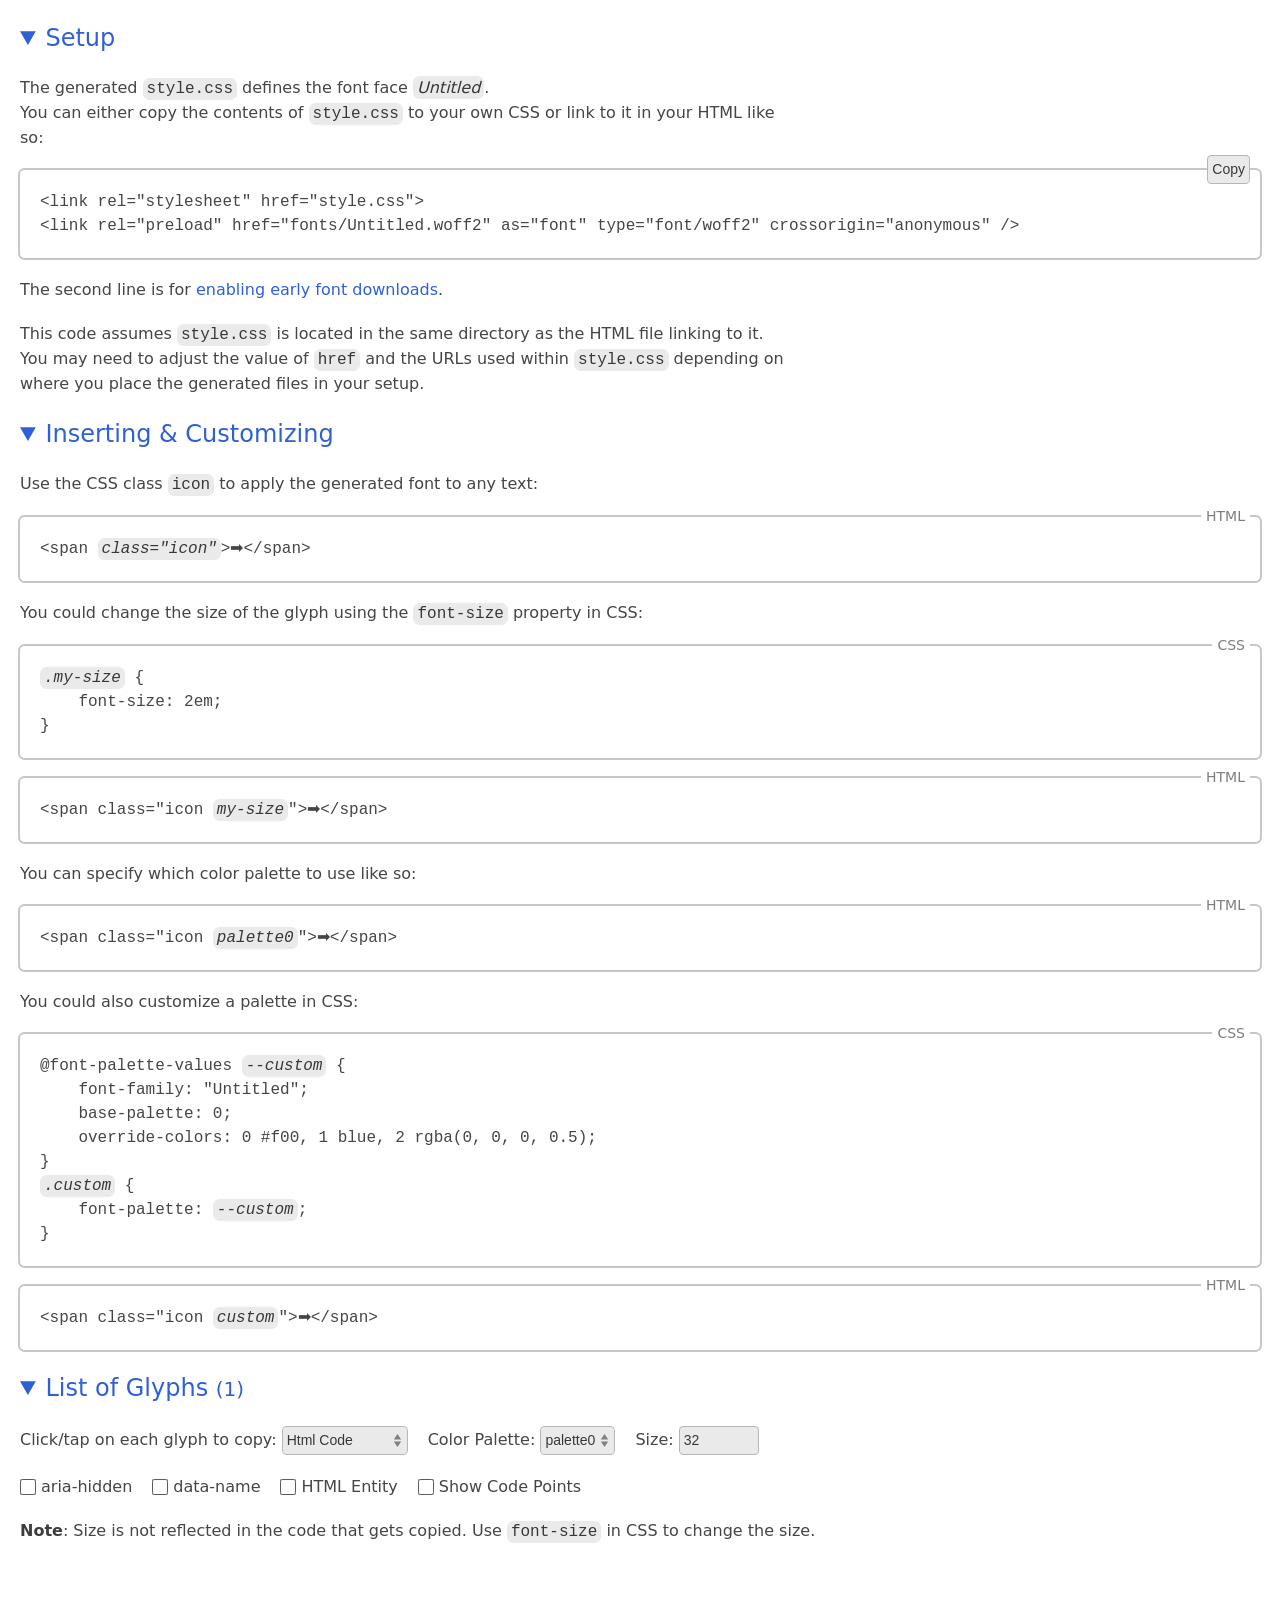
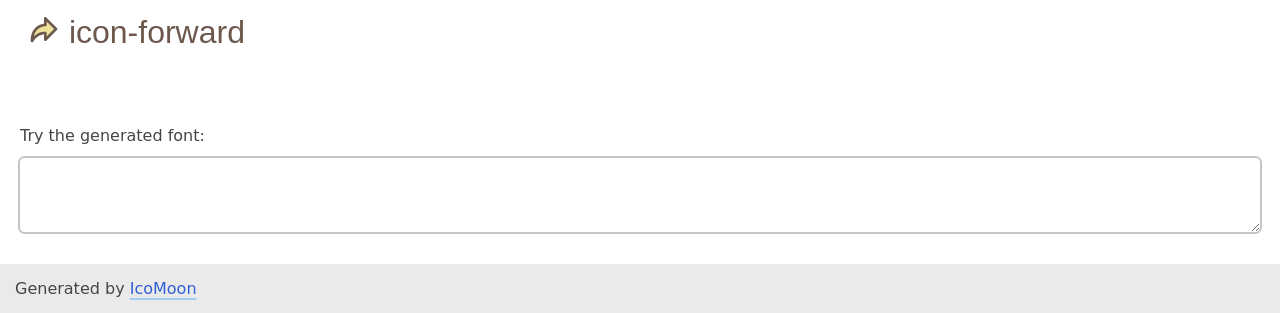
<file: font3/demo.html>
<!doctype html>
<html lang="en">
<head>
    <title>Font Demo &amp; Reference</title>
    <meta charset="utf-8">
    <meta name="viewport" content="width=device-width, initial-scale=1">
    <meta name="description" content="">
    <link rel="stylesheet" href="style.css">
    <link rel="preload" href="fonts/Untitled.woff2" as="font" type="font/woff2" crossorigin="anonymous" />
    <!-- The following CSS is not required for using generated glyphs. -->
    <style>::selection{color:var(--off7);background:var(--blue2)}a{color:var(--blue0);text-decoration:none}a:active{color:var(--off7)}@media (hover){a:hover{color:var(--off7)}}.decoratedLinks a{text-decoration:underline;text-decoration-thickness:2px;text-decoration-skip-ink:none;text-decoration-color:var(--color, var(--blue2));text-underline-offset:4px;transition:text-decoration .3s,text-decoration-color .5s,text-underline-offset .3s,color .2s}.decoratedLinks a:hover{--color: var(--off5);text-underline-offset:6px}.decoratedLinks ._noLine,.undecoratedLinks a{text-decoration:none}.decoratedLinks a:focus-visible{text-decoration:none}@keyframes focusRingAnimation{0%{outline-width:4px}}:root,:root.light{color-scheme:light;background:var(--on2);color:var(--fg);font-family:ui-sans-serif,system-ui,-apple-system,sans-serif;font-size:16px;line-height:1.5;--bg: #eaeaea;--fg: #454545;--red-rgb: 215, 0, 21;--red: rgb(var(--red-rgb));--orange: rgb(242, 141, 0);--green: #00a100;--focus: rgba(0, 195, 255, .8);--blue0: #3060d5;--blue2: #a2ccf2;--on2: #fff;--off4: rgba(0, 0, 0, .2254);--off5: rgba(0, 0, 0, .5127);--off6: rgba(0, 0, 0, .7659);--off7: #000}@media (prefers-color-scheme: dark){:root{color-scheme:dark;--bg: #242424;--fg: #bababa;--red-rgb: 255, 105, 97;--red: rgb(var(--red-rgb));--orange: rgb(255, 159, 10);--green: #5eba6e;--focus: rgba(0, 137, 179, .8);--blue0: #8abbef;--blue2: #3e6486;--on2: #000;--off4: rgba(255, 255, 255, .1649);--off5: rgba(255, 255, 255, .4257);--off6: rgba(255, 255, 255, .8142);--off7: #fff}}:root.dark{color-scheme:dark;--bg: #242424;--fg: #bababa;--red-rgb: 255, 105, 97;--red: rgb(var(--red-rgb));--orange: rgb(255, 159, 10);--green: #5eba6e;--focus: rgba(0, 137, 179, .8);--blue0: #8abbef;--blue2: #3e6486;--on2: #000;--off4: rgba(255, 255, 255, .1649);--off5: rgba(255, 255, 255, .4257);--off6: rgba(255, 255, 255, .8142);--off7: #fff}.mvn{margin-bottom:0;margin-top:0}.rltv{position:relative}.monospace,code,pre{font-family:ui-monospace,SFMono-Regular,SF Mono,Menlo,Consolas,Liberation Mono,monospace}body{margin:0;min-height:calc(100vh - 20px);padding-top:20px}details,section{padding:0 20px}details{margin-bottom:20px}details[open]{margin-bottom:0}summary{color:var(--blue0);cursor:default;font-size:1.5em;width:fit-content}summary:hover,summary:active{color:var(--off7)}h1,summary{font-weight:500}h1,strong,code,em{color:var(--off6)}code,em{background:var(--bg);box-shadow:0 0 0 2px var(--bg);margin:0 2px;padding:0 2px}footer{background:var(--bg);line-height:19px;margin-top:20px;padding:15px;position:sticky;top:100%}p{max-width:76ch}p,pre{margin-bottom:20px;margin-top:20px}ul{list-style-position:inside;margin:20px 0;padding:20px}.br0,a,button,code,em,input,pre,select,summary,textarea,ul{border-radius:4.5px}input,select,.copy{box-shadow:inset 0 0 0 1px var(--off4);background-color:var(--bg);border:0;color:var(--off6);font-size:14px;line-height:19px;margin:0;padding:5px}input:hover,input:active,select:hover,select:active,.copy:hover,.copy:active{color:var(--off7);box-shadow:inset 0 0 0 1px var(--off5)}input:focus,select:focus,.copy:focus{box-shadow:none}select{appearance:none;background-image:url([data-uri]);background-position:right center;background-repeat:no-repeat;background-size:1.5em 50%;padding-right:20px}label{display:inline-block;margin:20px 20px 0 0}:focus-visible{outline:3px solid;outline-color:var(--focus);box-shadow:none}:focus-visible:not(:invalid){animation:focusRingAnimation .2s}pre{box-shadow:0 0 0 2px var(--off4);overflow:scroll;padding:20px;position:relative}textarea{background:none;border:0;box-shadow:0 0 0 2px var(--off4);color:var(--fg);display:block;font-size:1rem;margin:10px 0;min-height:1.5em;padding:5px;resize:vertical;width:calc(100% - 10px)}[data-lang]{position:relative}[data-lang]:after{background:var(--on2);border-radius:4.5px;color:var(--off5);content:attr(data-lang);font-size:14px;line-height:1;padding:2px 5px;position:absolute;right:10px;top:-.7em}.copy{position:absolute;right:10px;top:-15px}.copy:disabled{background:var(--on2);box-shadow:inset 0 0 0 1px var(--green);color:var(--green);font-weight:600}
._demo_glyphs {
    background: var(--background, transparent);
    display: flex;
    flex-wrap: wrap;
    margin: 20px -20px 0;
    padding: 5px 20px 20px;
}

@media (prefers-color-scheme: dark) {
    :root.light ._demo_glyphs {
        background: var(--background, #000);
        color: #bababa;
        --on2: #000;
        --off4: currentColor;
        --green: #5eba6e;
    }
}
@media (prefers-color-scheme: light) {
    :root.light ._demo_glyphs {
        background: var(--background, #fff);
        color: #454545;
        --on2: #fff;
        --off4: currentColor;
        --green: #00a100;
    }
}

._demo_glyph {
    background: none;
    border: none;
    color: var(--color);
    font-family: sans-serif !important;
    font-size: var(--glyph-size);
    line-height: 1;
    margin: 1rem 1rem 0 0;
    overflow: hidden;
    padding: 0.5rem;
    padding: max(0.5rem, 0.15625em);
    text-align: left;
    text-overflow: ellipsis;
    white-space: nowrap;
    width: 10em;
    width: max(10em, 15rem);
}
._demo_glyph span {
    pointer-events: none;
}
.centered {
    display: flex;
    align-items: center;
}
.glyphTitle {
    overflow: hidden;
    text-overflow: ellipsis;
    line-height: 1.25;
}
button._demo_glyph:hover {
    box-shadow: 0 0 0 2px var(--color, var(--off4));
}
button._demo_glyph:active {
    box-shadow: 0 0 0 2px var(--color, var(--fg));
}
button._demo_glyph._demo_copied {
    box-shadow: 0 0 0 2px var(--green);
}
._demo_copied {
    position: relative;
}
._demo_copied::before {
    content: "";
}
._demo_copied::after {
    align-items: center;
    background: linear-gradient(to left, var(--background, var(--on2)) 8ch, transparent);
    color: var(--color, var(--green));
    content: "✓ Copied";
    display: flex;
    font-family: ui-sans-serif,system-ui,-apple-system,sans-serif !important;
    font-size: max(1rem, 0.5em);
    height: 100%;
    justify-content: right;
    line-height: 1;
    padding-right: 0.5em;
    position: absolute;
    right: 0;
    top: 0;
    width: 50%;
}
body {--glyph-size: 32px;}#size {width: 5em;}#test {display: block;margin: 3rem 0 2rem;}#test textarea {font-size: var(--glyph-size);background: var(--background);color: var(--color);}#copy_settings, #toggles_wrapper, #toggles_wrapper label {display: flex;flex-wrap: wrap;align-items: center;}#copy_settings p {min-width: 100%;}#toggles_wrapper label {gap: 5px;}._demo_code {display: none;}input[type="checkbox"] {width: 16px;height: 16px;}:has(#codes:checked) ._demo_code {display: flex;align-items: center;margin: 10px 0 30px 8px;font-family: monospace !important;gap: 5px;width: 7em;color: var(--color);& input {width: 100%;}}
        @media (prefers-color-scheme: dark) {
            :root.light #test textarea {
                background: var(--background, #000);
                color: var(--color, #bababa);
            }
        }
        @media (prefers-color-scheme: light) {
            :root.light #test textarea {
                background: var(--background, #fff);
                color: var(--color, #454545);
            }
        }
        </style>
    <style>._demo_glyph .icon {white-space: pre}</style>
</head>
<body>
    <details open>
        <summary>Setup</summary>
        <p>
            The generated <code>style.css</code> defines the font face
            <em>Untitled</em>.
            <br>
            You can either copy the contents of <code>style.css</code> to your
            own CSS or link to it in your HTML like so:
        </p>
        <div class="rltv">
          <pre>&lt;link rel="stylesheet" href="style.css"&gt;
&lt;link rel="preload" href="fonts/Untitled.woff2" as="font" type="font/woff2" crossorigin="anonymous" /&gt;</pre>
          <button class="copy">Copy</button>
        </div>
        <p>The second line is for <a href="https://highperformancewebfonts.com/read/on-the-origins-of-cross"> enabling early font downloads</a>.</p>
        <p>This code assumes <code>style.css</code> is located in the same directory as the HTML file linking to it. You may need to adjust the value of
            <code>href</code> and the URLs used within <code>style.css</code> depending on
            where you place the generated files in your setup.</p>
    </details>
    <details open>
        <summary>Inserting &amp; Customizing</summary>
        <p>
            Use the CSS class <code>icon</code> to apply the generated font to
            any text:
        </p>
        <div data-lang="HTML">
        <pre>&lt;span <em>class="icon"</em>&gt;&#x27a1;&lt;/span&gt;</pre>
        </div>
        <p>
            You could change the size of the glyph using the
            <code>font-size</code> property in CSS:
        </p>
<div data-lang="CSS"><pre>
<em>.my-size</em> {
    font-size: 2em;
}
</pre></div>
        <div data-lang="HTML">
        <pre>&lt;span class="icon <em>my-size</em>"&gt;&#x27a1;&lt;/span&gt;</pre>
        </div>
        <p>You can specify which color palette to use like so:</p>
        <div data-lang="HTML">
        <pre>&lt;span class="icon <em>palette0</em>"&gt;&#x27a1;&lt;/span&gt;</pre>
        </div>
        <p>You could also customize a palette in CSS:</p>
<div data-lang="CSS"><pre>
@font-palette-values <em>--custom</em> {
    font-family: "Untitled";
    base-palette: 0;
    override-colors: 0 #f00, 1 blue, 2 rgba(0, 0, 0, 0.5);
}
<em>.custom</em> {
    font-palette: <em>--custom</em>;
}
</pre></div>
        <div data-lang="HTML">
        <pre>&lt;span class="icon <em>custom</em>"&gt;&#x27a1;&lt;/span&gt;</pre>
        </div>
    </details>
    <details open>
        <noscript>
            <p>Enable JavaScript for easier copying of codes to clipboard.</p>
        </noscript>
        <summary>List of Glyphs <small>(1)</small></summary>
        <div id="copy_settings" style="display: none">
            <label>
                Click/tap on each glyph to copy:
                <select id="copy_subject">
                    <option value="html">Html Code</option>
                    <option value="character">character</option>
                    <option value="code">code point (hex)</option>
                </select>
            </label>
            <br>
            <label>
                Color Palette:
                <select id="palette">
                    <option data-background="#fff" data-foreground="#6c584c" value="0">palette0</option>
                </select>
            </label>
            <label>
                Size:
                <input id="size" type="number" value="32" min="8" max="99999" />
            </label>
            <div id="toggles_wrapper">
              <label>
                  <input id="aria_hidden" type="checkbox" />
                  aria-hidden
              </label>
              <label>
                  <input id="data_name" type="checkbox" />
                  data-name
              </label>
              <label>
                  <input id="html_entity" type="checkbox" />
                  HTML Entity
              </label>
              <label>
                  <input id="codes" type="checkbox" />
                  Show Code Points
              </label>
            </div>
            <p>
                <strong>Note</strong>: Size is not reflected in the code that
                gets copied. Use <code>font-size</code> in CSS to change the size.
            </p>
        </div>
        <div class="_demo_glyphs" style="--background: #fff; --color: #6c584c">
            <div><div class="_demo_glyph"><span class="icon">&#x27a1;</span> icon-forward</div><label class="_demo_code">U+ <input readonly value="27a1" /></label></div>
        </div>
        <label id="test">
            Try the generated font:
            <textarea class="icon" style="--background: #fff; --color: #6c584c"></textarea>
        </label>
    </details>
    <footer>
        <p class="mvn decoratedLinks">Generated by <a href="https://icomoon.io">IcoMoon</a></p>
    </footer>
    <!-- The following script is not required for using generated glyphs. -->
    <script>
        let tid, tid2;
        const ariaHidden = document.getElementById("aria_hidden");
        const copiedClass = "_demo_copied";
        const dataName = document.getElementById("data_name");
        const copySubject = document.getElementById("copy_subject");
        const glyphClass = "_demo_glyph";
        const htmlEntity = document.getElementById("html_entity");
        const wrapper = document.querySelector("._demo_glyphs");
        const names = {
            0x27a1: "forward"
        };
        const ligatures = {};
        document.getElementById("copy_settings").removeAttribute("style");
        document.querySelectorAll("." + glyphClass).forEach(function (x) {
            try {
                x.setAttribute("title", x.childNodes[1].textContent.trim());
            } catch (ignore) {}
            x.outerHTML = x.outerHTML.replace(/<(\/?)div/, "<$1button");
        });
        document.getElementById("copy_subject").addEventListener("change", function () {
        }, false);
        function showRelevantToggles() {
            const copySubjectValue = copySubject.value;
            if (copySubjectValue === "html") {
                ariaHidden.parentElement.style.display = "";
                dataName.parentElement.style.display = "";
                htmlEntity.parentElement.style.display = "";
            } else if (copySubjectValue === "html_old") {
                ariaHidden.parentElement.style.display = "";
                dataName.parentElement.style.display = "none";
                htmlEntity.parentElement.style.display = "none";
            } else {
                ariaHidden.parentElement.style.display = "none";
                dataName.parentElement.style.display = "none";
                htmlEntity.parentElement.style.display = "none";
            }
        }
        showRelevantToggles();
        copySubject.addEventListener("change", showRelevantToggles, false);
        document.body.addEventListener("click", function (e) {
            const copySubjectValue = copySubject.value;
            let className;
            let target = e.target;
            let text;
            if (target.classList.contains("copy")) {
                let pre = target.parentElement.querySelector("pre");
                navigator.clipboard.writeText(pre.innerText).then(function () {
                    target.disabled = true;
                    target.textContent = "✓ Copied";
                    clearTimeout(tid2);
                    tid2 = setTimeout(function () {
                        target.disabled = false;
                        target.textContent = "Copy";
                    }, 1000);
                });
            } else if (target.classList.contains(glyphClass)) {
                try {
                    if (copySubjectValue === "html") {
                        text = target.children[0].outerHTML;
                        if (dataName.checked) {
                            const code = target.children[0].textContent.codePointAt(0);
                            const name = names[code];
                            if (name) {
                              text = text.replace(">", ` data-name="${name}">`);
                            }
                        }
                        if (ariaHidden.checked) {
                            text = text.replace(">", " aria-hidden=\"true\">");
                        }
                        if (htmlEntity.checked) {
                            const hex = target.children[0].textContent.codePointAt(0).toString(16);
                            text = text.replace(/>.+</, `>&#x${hex};<`);
                        }
                    } else if (copySubjectValue === "html_old") {
                        className = target.children[0].className;
                        className = className.replace(
                            "icon",
                            target.childNodes[1].textContent.trim()
                        );
                        text = `<span class="${className}"></span>`;
                        if (ariaHidden.checked) {
                            text = text.replace(">", " aria-hidden=\"true\">");
                        }
                    } else {
                        text = target.children[0].textContent;
                        if (copySubjectValue === "code") {
                            text = text.codePointAt(0).toString(16);
                        } else if (copySubjectValue === "ligatures") {
                            text = ligatures[text.codePointAt(0)] || "";
                        }
                    }
                    navigator.clipboard.writeText(text).then(function () {
                        const xs = document.querySelectorAll("." + copiedClass);
                        xs.forEach(function (x) {
                            x.classList.remove(copiedClass);
                        });
                        clearTimeout(tid);
                        target.classList.add(copiedClass);
                        tid = setTimeout(function () {
                            target.classList.remove(copiedClass);
                        }, 1000);
                    });
                } catch (ignore) {}
            }
        }, false);
        document.getElementById("palette").addEventListener("change", function (e) {
            const i = Number(e.target.value);
            const testArea = document.querySelector("#test textarea");
            const className = "icon" + (
                (e.target.value === "" || Number.isNaN(i))
                ? ""
                : " palette" + i
            );
            document.querySelectorAll(".icon").forEach(function (x) {
                x.className = className;
            });
            const selected = e.target.children[e.target.selectedIndex];
            const background = selected.getAttribute("data-background");
            const foreground = selected.getAttribute("data-foreground");
            let style = [];
            if (background) {
                style.push(`--background: ${background}`);
            }
            if (foreground) {
                style.push(`--color: ${foreground}`);
            }
            style = style.join("; ");
            wrapper.setAttribute("style", style);
            testArea.setAttribute("style", style);
        }, false);
        document.getElementById("size").addEventListener("change", function (e) {
            let size = Number(e.target.value);
            if (size < 8) {
                size = 8;
                e.target.value = size;
            }
            if (!Number.isNaN(size)) {
                document.body.style.setProperty("--glyph-size", size + "px");
            }
        }, false);
        (function () {
            const key = "color-scheme";
            const dark = "dark";
            const light = "light";
            const prefersDarkMedia = "(prefers-color-scheme: dark)";
            function system() {
                if (window.matchMedia(prefersDarkMedia).matches) {
                    return dark;
                }
                return light;
            }
            function computed() {
                const value = localStorage.getItem(key);
                if (value === dark || value === light) {
                    return value;
                }
                return system();
            }
            function setValue(value) {
                document.documentElement.classList.remove(light);
                document.documentElement.classList.remove(dark);
                if (value === system()) {
                    localStorage.removeItem(key);
                } else {
                    localStorage.setItem(key, value);
                    document.documentElement.classList.add(value);
                }
            }
            document.body.addEventListener("keydown", function (e) {
                if (!e.shiftKey || e.code !== "Digit8") {
                    return;
                }
                const newValue = (
                    computed() === dark
                    ? light
                    : dark
                );
                setValue(newValue);
            }, false);
            setValue(computed());
        }());
    </script>
</body>
</html>
</file>
<file: font/style.css>
@font-face {
  font-family: 'icomoon';
  src:  url('fonts/icomoon.eot?6gyy9q');
  src:  url('fonts/icomoon.eot?6gyy9q#iefix') format('embedded-opentype'),
    url('fonts/icomoon.ttf?6gyy9q') format('truetype'),
    url('fonts/icomoon.woff?6gyy9q') format('woff'),
    url('fonts/icomoon.svg?6gyy9q#icomoon') format('svg');
  font-weight: normal;
  font-style: normal;
  font-display: block;
}

[class^="icon-"], [class*=" icon-"] {
  /* use !important to prevent issues with browser extensions that change fonts */
  font-family: 'icomoon' !important;
  speak: never;
  font-style: normal;
  font-weight: normal;
  font-variant: normal;
  text-transform: none;
  line-height: 1;

  /* Better Font Rendering =========== */
  -webkit-font-smoothing: antialiased;
  -moz-osx-font-smoothing: grayscale;
}

.icon-airplane:before {
  content: "\e9af";
}
.icon-clipboard:before {
  content: "\e9b8";
}
</file>
<file: font3/style.css>
@font-face {
    font-family: "Untitled";
    src: url("fonts/Untitled.woff2") format("woff2"),
        url("fonts/Untitled.ttf") format("truetype"),
        url("fonts/Untitled.woff") format("woff");
    font-weight: normal;
    font-style: normal;
    font-display: block;
}
@font-palette-values --palette0 {
    font-family: "Untitled";
    base-palette: 0;
}
.icon {
    /* Use !important to prevent extensions from overriding this font. */
    font-family: "Untitled" !important;
    font-style: normal;
    font-weight: normal;
    font-variant: normal;
    text-transform: none;
    line-height: 1;

    /* Better Font Rendering =========== */
    -webkit-font-smoothing: antialiased;
    -moz-osx-font-smoothing: grayscale;
}
.palette0 {
    font-palette: --palette0;
    color: #6c584c;
}
</file>
<file: font2/font/style.css>
@font-face {
    font-family: "Untitled";
    src: url("fonts/Untitled.woff2") format("woff2"),
        url("fonts/Untitled.ttf") format("truetype"),
        url("fonts/Untitled.woff") format("woff");
    font-weight: normal;
    font-style: normal;
    font-display: block;
}
.icon {
    /* Use !important to prevent extensions from overriding this font. */
    font-family: "Untitled" !important;
    font-style: normal;
    font-weight: normal;
    font-variant: normal;
    text-transform: none;
    line-height: 1;

    /* Better Font Rendering =========== */
    -webkit-font-smoothing: antialiased;
    -moz-osx-font-smoothing: grayscale;
}
</file>
